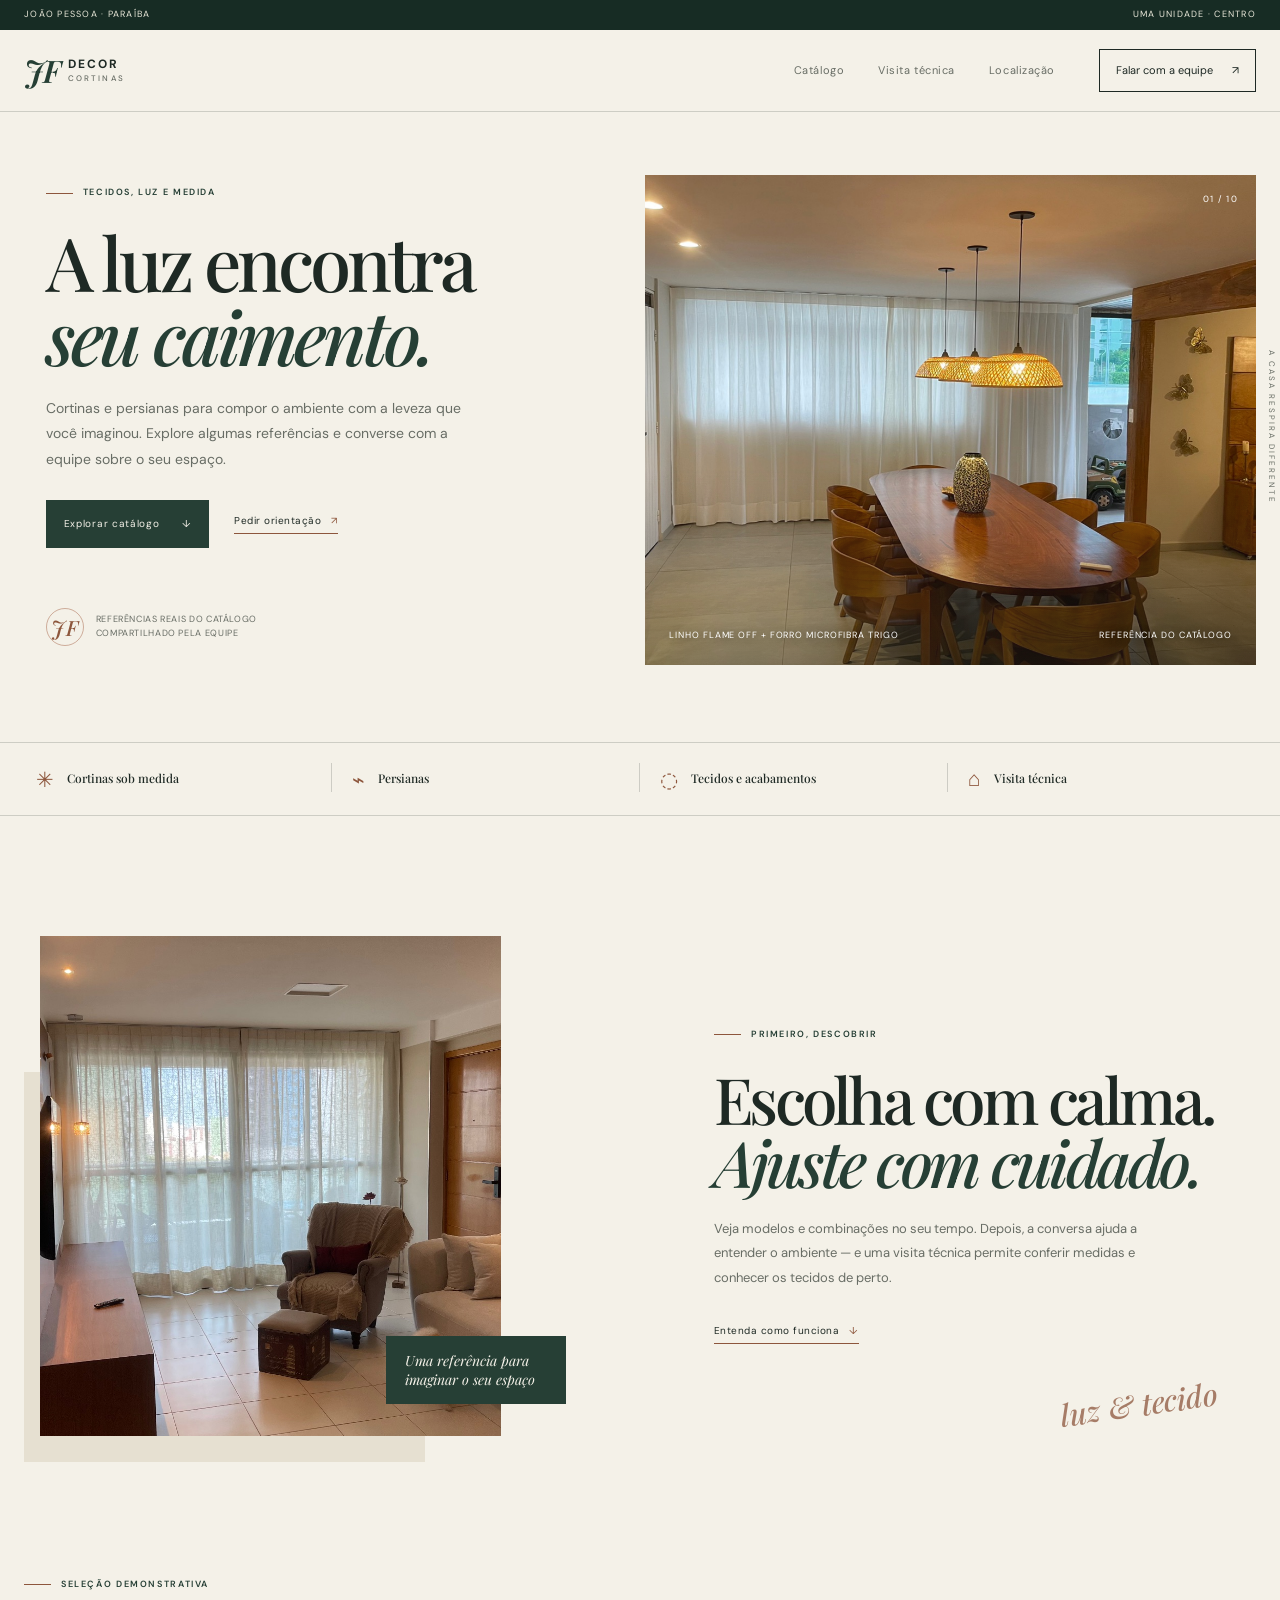
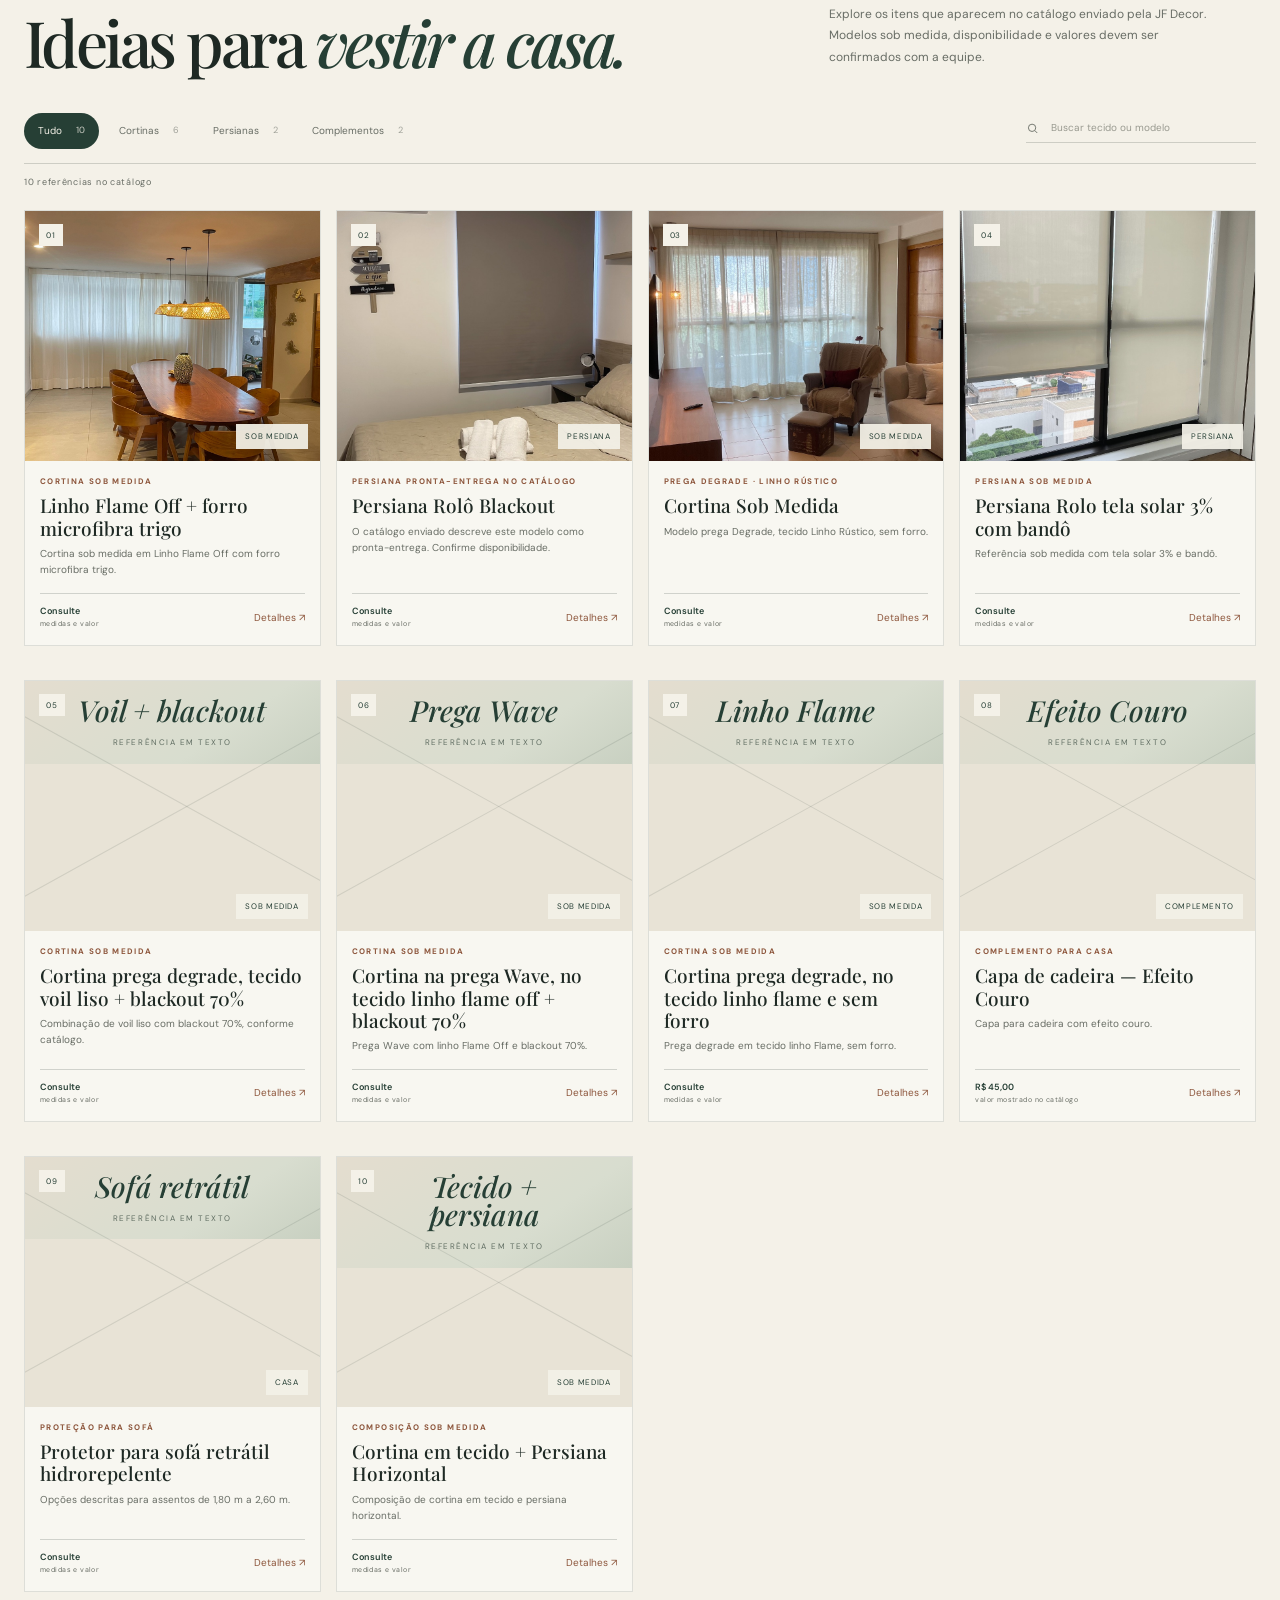
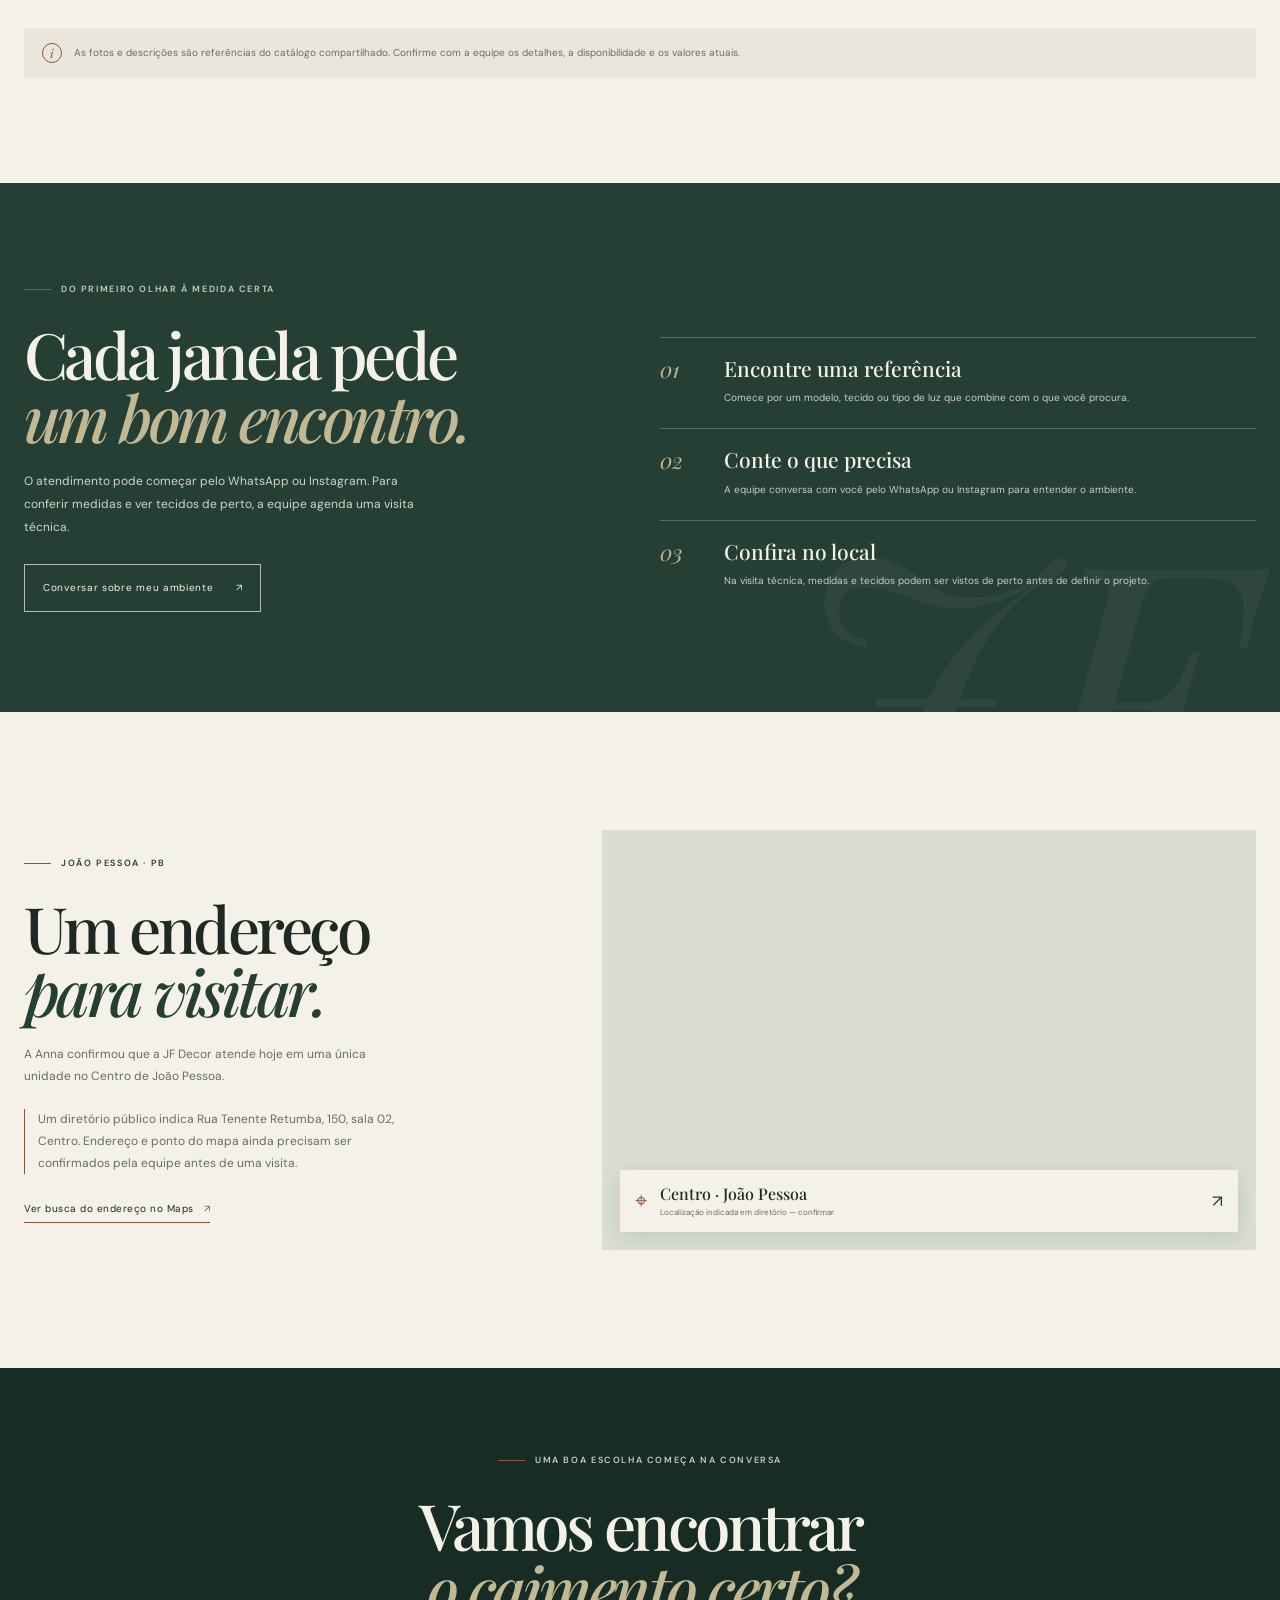
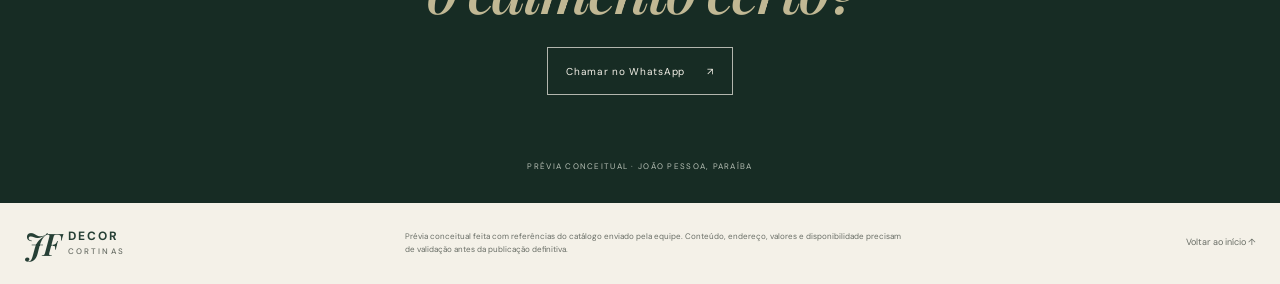
<file: index.html>
<!doctype html>
<html lang="pt-BR">
<head>
  <meta charset="utf-8">
  <meta name="viewport" content="width=device-width, initial-scale=1">
  <meta name="theme-color" content="#f4f1e8">
  <meta name="description" content="Explore referências de cortinas sob medida, persianas e complementos da JF Decor Cortinas em João Pessoa. Consulte tecidos, medidas e valores com a equipe.">
  <meta property="og:title" content="JF Decor Cortinas — A luz encontra seu caimento">
  <meta property="og:description" content="Uma vitrine digital para conhecer referências do catálogo e conversar com a JF Decor.">
  <meta property="og:type" content="website">
  <title>JF Decor Cortinas — A luz encontra seu caimento</title>
  <link rel="preconnect" href="https://fonts.googleapis.com">
  <link rel="preconnect" href="https://fonts.gstatic.com" crossorigin>
  <link href="https://fonts.googleapis.com/css2?family=DM+Sans:wght@400;500;600;700&family=Playfair+Display:ital,wght@0,500;0,600;1,500;1,600&display=swap" rel="stylesheet">
  <link rel="stylesheet" href="styles.css">
  <script src="app.js" defer></script>
</head>
<body>
  <a class="skip-link" href="#conteudo">Pular para o conteúdo</a>
  <div class="topline"><span>João Pessoa · Paraíba</span><span>Uma unidade · Centro</span></div>
  <header class="site-header">
    <a class="wordmark" href="#inicio" aria-label="JF Decor Cortinas — início"><span class="wordmark-monogram">JF</span><span class="wordmark-name">DECOR<small>CORTINAS</small></span></a>
    <nav class="main-nav" aria-label="Navegação principal">
      <a href="#catalogo">Catálogo</a><a href="#visita">Visita técnica</a><a href="#localizacao">Localização</a>
    </nav>
    <a class="header-contact" href="https://wa.me/558388087018?text=Ol%C3%A1%2C%20vim%20pela%20vitrine%20da%20JF%20Decor%20e%20gostaria%20de%20conversar." target="_blank" rel="noopener noreferrer">Falar com a equipe <span aria-hidden="true">↗</span></a>
    <button class="menu-toggle" aria-expanded="false" aria-controls="mobile-nav" aria-label="Abrir menu"><span></span><span></span></button>
  </header>
  <nav class="mobile-nav" id="mobile-nav" aria-label="Navegação móvel" hidden>
    <a href="#catalogo">Catálogo</a><a href="#visita">Visita técnica</a><a href="#localizacao">Localização</a>
  </nav>

  <main id="conteudo">
    <section class="hero" id="inicio" aria-labelledby="hero-title">
      <div class="hero-copy">
        <p class="eyebrow"><span class="eyebrow-line"></span> Tecidos, luz e medida</p>
        <h1 id="hero-title">A luz encontra <em>seu caimento.</em></h1>
        <p class="hero-intro">Cortinas e persianas para compor o ambiente com a leveza que você imaginou. Explore algumas referências e converse com a equipe sobre o seu espaço.</p>
        <div class="hero-actions"><a class="button button-dark" href="#catalogo">Explorar catálogo <span aria-hidden="true">↓</span></a><a class="text-link" href="https://wa.me/558388087018?text=Ol%C3%A1%2C%20quero%20conversar%20sobre%20cortinas%20e%20persianas." target="_blank" rel="noopener noreferrer">Pedir orientação <span aria-hidden="true">↗</span></a></div>
        <div class="hero-caption"><span class="caption-mark">JF</span><span>Referências reais do catálogo<br>compartilhado pela equipe</span></div>
      </div>
      <figure class="hero-photo">
        <img src="assets/catalogo-01.jpg" alt="Cortina clara em uma sala de jantar com mesa de madeira" fetchpriority="high" width="1600" height="900">
        <figcaption><span>Linho Flame Off + forro microfibra trigo</span><span>Referência do catálogo</span></figcaption>
        <span class="photo-index" aria-hidden="true">01 / 10</span>
      </figure>
      <div class="hero-side-note" aria-hidden="true">A CASA RESPIRA DIFERENTE</div>
    </section>

    <section class="service-ribbon" aria-label="O que você encontra">
      <div><span class="ribbon-icon" aria-hidden="true">✳</span><span>Cortinas sob medida</span></div><div><span class="ribbon-icon" aria-hidden="true">⌁</span><span>Persianas</span></div><div><span class="ribbon-icon" aria-hidden="true">◌</span><span>Tecidos e acabamentos</span></div><div><span class="ribbon-icon" aria-hidden="true">⌂</span><span>Visita técnica</span></div>
    </section>

    <section class="intro-section section-pad">
      <div class="intro-image"><img src="assets/catalogo-03.jpg" alt="Cortinas claras em uma sala de estar, vistas de dentro do ambiente" loading="lazy" width="900" height="1600"><span class="image-note">Uma referência para imaginar o seu espaço</span></div>
      <div class="intro-copy"><p class="eyebrow"><span class="eyebrow-line"></span> Primeiro, descobrir</p><h2>Escolha com calma.<br><em>Ajuste com cuidado.</em></h2><p>Veja modelos e combinações no seu tempo. Depois, a conversa ajuda a entender o ambiente — e uma visita técnica permite conferir medidas e conhecer os tecidos de perto.</p><a href="#visita" class="text-link">Entenda como funciona <span aria-hidden="true">↓</span></a><div class="handwritten" aria-hidden="true">luz & tecido</div></div>
    </section>

    <section class="catalog-section section-pad" id="catalogo" aria-labelledby="catalog-title">
      <div class="section-heading">
        <div><p class="eyebrow"><span class="eyebrow-line"></span> Seleção demonstrativa</p><h2 id="catalog-title">Ideias para <em>vestir a casa.</em></h2></div>
        <p>Explore os itens que aparecem no catálogo enviado pela JF Decor. Modelos sob medida, disponibilidade e valores devem ser confirmados com a equipe.</p>
      </div>
      <div class="catalog-controls">
        <div class="filter-list" role="group" aria-label="Filtrar produtos por categoria">
          <button class="filter-button is-active" type="button" data-filter="todos" aria-pressed="true">Tudo <span>10</span></button>
          <button class="filter-button" type="button" data-filter="cortinas" aria-pressed="false">Cortinas <span>6</span></button>
          <button class="filter-button" type="button" data-filter="persianas" aria-pressed="false">Persianas <span>2</span></button>
          <button class="filter-button" type="button" data-filter="complementos" aria-pressed="false">Complementos <span>2</span></button>
        </div>
        <label class="search-box"><span class="sr-only">Buscar no catálogo</span><svg viewBox="0 0 24 24" aria-hidden="true"><circle cx="10.8" cy="10.8" r="6.5"></circle><path d="m16 16 4 4"></path></svg><input id="catalog-search" type="search" placeholder="Buscar tecido ou modelo" autocomplete="off"></label>
      </div>
      <p class="results-status" id="results-status" aria-live="polite">10 referências no catálogo</p>
      <div class="product-grid" id="product-grid"></div>
      <p class="catalog-footnote"><span class="footnote-symbol" aria-hidden="true">i</span> As fotos e descrições são referências do catálogo compartilhado. Confirme com a equipe os detalhes, a disponibilidade e os valores atuais.</p>
    </section>

    <section class="visit-section" id="visita" aria-labelledby="visit-title">
      <div class="visit-heading"><p class="eyebrow eyebrow-light"><span class="eyebrow-line"></span> Do primeiro olhar à medida certa</p><h2 id="visit-title">Cada janela pede<br><em>um bom encontro.</em></h2><p>O atendimento pode começar pelo WhatsApp ou Instagram. Para conferir medidas e ver tecidos de perto, a equipe agenda uma visita técnica.</p><a class="button button-light" href="https://wa.me/558388087018?text=Ol%C3%A1%2C%20gostaria%20de%20conversar%20e%20entender%20uma%20visita%20t%C3%A9cnica." target="_blank" rel="noopener noreferrer">Conversar sobre meu ambiente <span aria-hidden="true">↗</span></a></div>
      <div class="visit-steps"><article><span class="step-number">01</span><h3>Encontre uma referência</h3><p>Comece por um modelo, tecido ou tipo de luz que combine com o que você procura.</p></article><article><span class="step-number">02</span><h3>Conte o que precisa</h3><p>A equipe conversa com você pelo WhatsApp ou Instagram para entender o ambiente.</p></article><article><span class="step-number">03</span><h3>Confira no local</h3><p>Na visita técnica, medidas e tecidos podem ser vistos de perto antes de definir o projeto.</p></article></div>
      <span class="visit-ornament" aria-hidden="true">JF</span>
    </section>

    <section class="location-section section-pad" id="localizacao" aria-labelledby="location-title">
      <div class="location-copy"><p class="eyebrow"><span class="eyebrow-line"></span> João Pessoa · PB</p><h2 id="location-title">Um endereço<br><em>para visitar.</em></h2><p>A Anna confirmou que a JF Decor atende hoje em uma única unidade no Centro de João Pessoa.</p><p class="address-note">Um diretório público indica Rua Tenente Retumba, 150, sala 02, Centro. Endereço e ponto do mapa ainda precisam ser confirmados pela equipe antes de uma visita.</p><a class="text-link" href="https://www.google.com/maps/search/?api=1&query=Rua+Tenente+Retumba%2C+150%2C+Sala+02%2C+Centro%2C+Jo%C3%A3o+Pessoa%2C+PB" target="_blank" rel="noopener noreferrer">Ver busca do endereço no Maps <span aria-hidden="true">↗</span></a></div>
      <div class="map-card"><iframe title="Busca no mapa pelo endereço indicado para a unidade da JF Decor no Centro de João Pessoa" src="https://maps.google.com/maps?q=Rua%20Tenente%20Retumba%2C%20150%2C%20Sala%2002%2C%20Centro%2C%20Jo%C3%A3o%20Pessoa%2C%20PB&output=embed" loading="lazy" referrerpolicy="no-referrer-when-downgrade"></iframe><div class="map-label"><span class="map-pin" aria-hidden="true">⌖</span><div><strong>Centro · João Pessoa</strong><span>Localização indicada em diretório — confirmar</span></div><a href="https://www.google.com/maps/search/?api=1&query=Rua+Tenente+Retumba%2C+150%2C+Sala+02%2C+Centro%2C+Jo%C3%A3o+Pessoa%2C+PB" target="_blank" rel="noopener noreferrer" aria-label="Abrir busca do endereço no Google Maps">↗</a></div></div>
    </section>

    <section class="closing-section"><p class="eyebrow eyebrow-light"><span class="eyebrow-line"></span> Uma boa escolha começa na conversa</p><h2>Vamos encontrar<br><em>o caimento certo?</em></h2><a class="button button-light" href="https://wa.me/558388087018?text=Ol%C3%A1%2C%20vim%20pela%20vitrine%20da%20JF%20Decor%20e%20quero%20conversar." target="_blank" rel="noopener noreferrer">Chamar no WhatsApp <span aria-hidden="true">↗</span></a><p class="closing-caption">Prévia conceitual · João Pessoa, Paraíba</p></section>
  </main>

  <footer class="site-footer"><a class="wordmark wordmark-footer" href="#inicio"><span class="wordmark-monogram">JF</span><span class="wordmark-name">DECOR<small>CORTINAS</small></span></a><p>Prévia conceitual feita com referências do catálogo enviado pela equipe. Conteúdo, endereço, valores e disponibilidade precisam de validação antes da publicação definitiva.</p><a href="#inicio">Voltar ao início ↑</a></footer>
  <a class="mobile-contact" href="https://wa.me/558388087018?text=Ol%C3%A1%2C%20vim%20pela%20vitrine%20da%20JF%20Decor." target="_blank" rel="noopener noreferrer"><span class="whatsapp-glyph" aria-hidden="true">◔</span><span>Conversar com a equipe</span><span aria-hidden="true">↗</span></a>

  <dialog class="product-dialog" id="product-dialog" aria-labelledby="dialog-title">
    <button class="dialog-close" type="button" aria-label="Fechar detalhes">×</button>
    <div class="dialog-body" id="dialog-body"></div>
  </dialog>
</body>
</html>
</file>
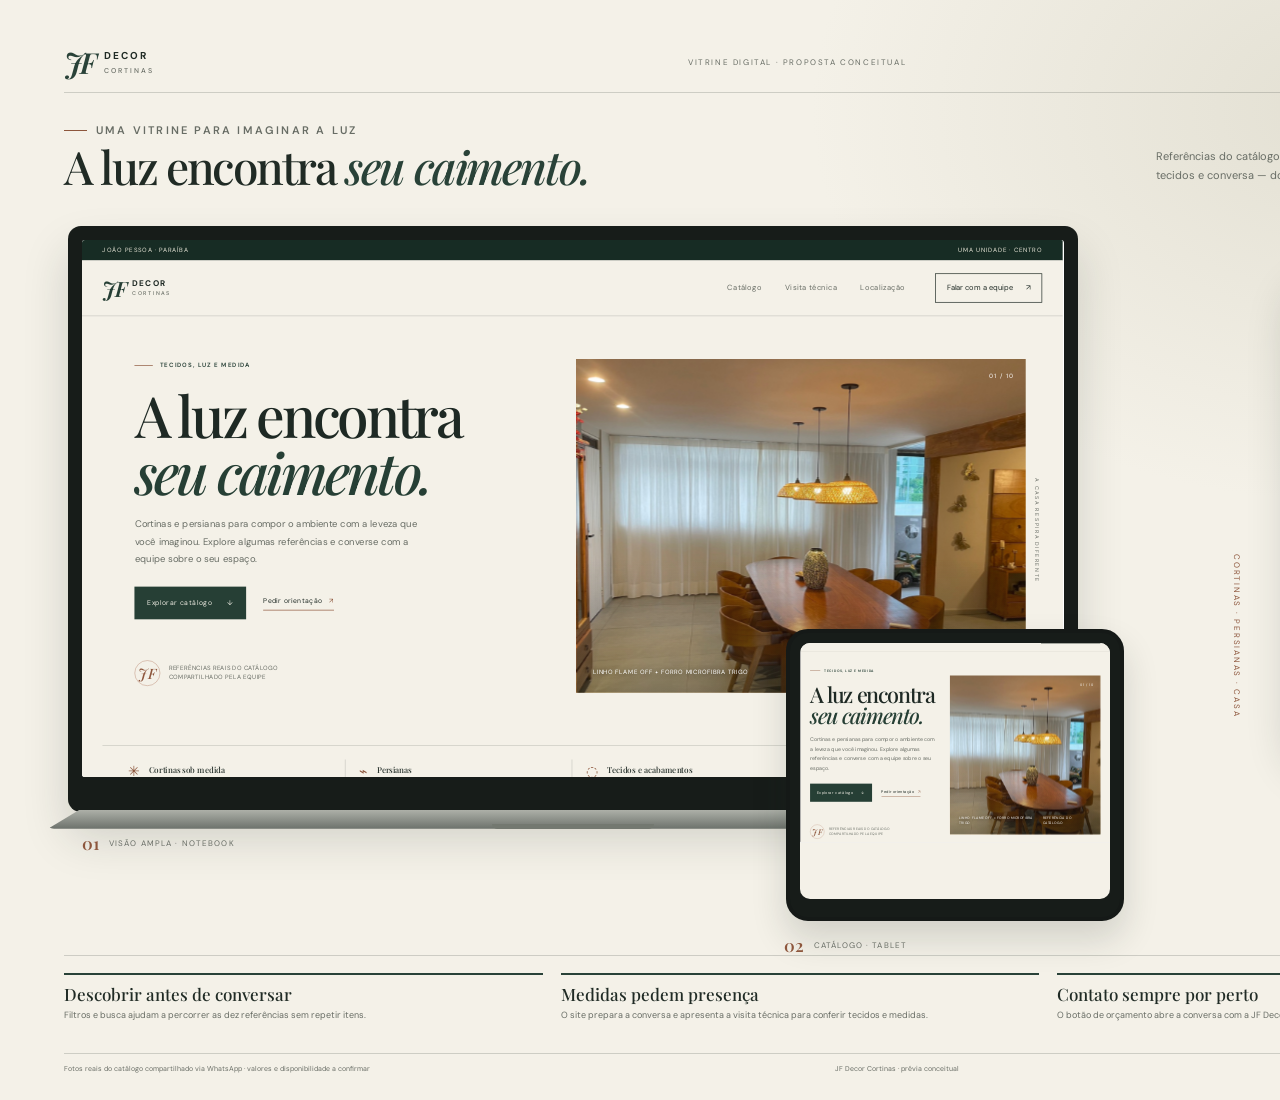
<file: arte/prancha.html>
<!doctype html>
<html lang="pt-BR">
<head>
  <meta charset="utf-8"><meta name="viewport" content="width=device-width, initial-scale=1">
  <meta name="theme-color" content="#f4f1e8">
  <title>JF Decor Cortinas — prancha de apresentação</title>
  <link rel="preconnect" href="https://fonts.googleapis.com"><link rel="preconnect" href="https://fonts.gstatic.com" crossorigin>
  <link href="https://fonts.googleapis.com/css2?family=DM+Sans:wght@400;500;600;700&family=Playfair+Display:ital,wght@0,500;0,600;1,500;1,600&display=swap" rel="stylesheet">
  <style>
    :root{--paper:#f4f1e8;--ink:#202b25;--muted:#686d65;--green:#294238;--clay:#8d563c;--line:rgba(32,43,37,.18);--serif:"Playfair Display",Georgia,serif;--sans:"DM Sans",Arial,sans-serif}*{box-sizing:border-box}html,body{margin:0;width:100%;min-height:100%;background:var(--paper);color:var(--ink);font-family:var(--sans)}body{min-height:1100px}.sheet{width:1600px;height:1100px;margin:auto;padding:45px 64px 30px;position:relative;overflow:hidden;background:radial-gradient(ellipse at 84% 10%,#e3e0d3 0,transparent 28%),var(--paper)}.top{height:48px;display:flex;align-items:center;justify-content:space-between;border-bottom:1px solid var(--line);padding-bottom:14px}.brand{display:flex;gap:10px;align-items:center}.monogram{font:italic 600 29px var(--serif);color:var(--green);letter-spacing:-.1em}.brand-name{font-size:10px;font-weight:700;letter-spacing:.2em}.brand-name small{display:block;font-size:7px;font-weight:500;letter-spacing:.28em;color:var(--muted);margin-top:4px}.top-label,.top-right{font-size:8px;letter-spacing:.2em;text-transform:uppercase;color:var(--muted)}.intro{display:grid;grid-template-columns:1fr 380px;align-items:end;gap:60px;padding:28px 0 20px}.kicker{display:flex;align-items:center;gap:9px;font-size:8px;letter-spacing:.2em;text-transform:uppercase;color:var(--green);font-weight:600;margin-bottom:12px}.kicker:before{content:"";height:1px;width:23px;background:var(--clay)}h1{font:500 46px/.98 var(--serif);letter-spacing:-.045em;margin:0}h1 em{font-weight:500;color:var(--green)}.intro p{font-size:11px;line-height:1.7;color:var(--muted);margin:0 0 4px}.device-zone{position:relative;height:790px}.device{position:absolute;background:#171c19;box-shadow:0 25px 45px rgba(30,41,36,.17)}.laptop{left:4px;top:17px;width:1010px;height:586px;border-radius:13px;padding:14px 14px 35px}.laptop:before{content:"";position:absolute;bottom:-17px;left:-20px;right:-20px;height:19px;background:linear-gradient(180deg,#adb0a8,#6c716b);clip-path:polygon(3% 0,97% 0,100% 100%,0 100%);border-radius:0 0 6px 6px}.laptop:after{content:"";position:absolute;bottom:-17px;left:42%;width:16%;height:5px;background:#737870;border-radius:0 0 5px 5px}.screen{height:100%;width:100%;background:white;overflow:hidden;border-radius:3px}.screen iframe{border:0;display:block;transform-origin:top left;pointer-events:none;background:var(--paper)}.laptop iframe{width:1440px;height:795px;transform:scale(.681)}.phone{right:14px;top:55px;width:232px;height:488px;border-radius:34px;padding:9px;border:5px solid #151917;box-shadow:0 22px 44px rgba(30,41,36,.2)}.phone:before{content:"";position:absolute;z-index:3;top:10px;left:50%;transform:translateX(-50%);width:68px;height:13px;border-radius:0 0 10px 10px;background:#151917}.phone-screen{height:100%;width:100%;overflow:hidden;border-radius:24px;background:var(--paper)}.phone iframe{width:390px;height:844px;transform:scale(.523);transform-origin:top left}.tablet{left:722px;top:420px;width:338px;height:292px;padding:10px 10px 18px;border-radius:22px;border:4px solid #151917;box-shadow:0 18px 35px rgba(30,41,36,.16)}.tablet-screen{height:100%;overflow:hidden;border-radius:10px;background:var(--paper)}.tablet iframe{width:820px;height:620px;transform:scale(.378);transform-origin:top left}.device-caption{position:absolute;display:flex;align-items:center;gap:10px;text-transform:uppercase;letter-spacing:.14em;font-size:8px;color:var(--muted)}.device-caption b{font:600 17px var(--serif);color:var(--clay);letter-spacing:0}.laptop-caption{left:18px;top:623px}.tablet-caption{left:720px;top:725px}.phone-caption{right:8px;top:555px;writing-mode:vertical-rl}.side-note{position:absolute;right:294px;top:345px;writing-mode:vertical-rl;font-size:8px;letter-spacing:.22em;color:var(--clay)}.info-row{position:absolute;left:64px;right:64px;bottom:77px;display:grid;grid-template-columns:1fr 1fr 1fr;gap:18px;border-top:1px solid var(--line);padding-top:17px}.info-block{border-top:2px solid var(--green);padding-top:8px}.info-block h2{font:500 17px var(--serif);margin:0 0 4px}.info-block p{font-size:9px;line-height:1.55;color:var(--muted);margin:0;max-width:390px}.footer{position:absolute;bottom:27px;left:64px;right:64px;border-top:1px solid var(--line);padding-top:10px;display:flex;justify-content:space-between;gap:16px;color:var(--muted);font-size:7px}.footer span:last-child{color:var(--green);letter-spacing:.1em;text-transform:uppercase}.stamp{position:absolute;right:72px;bottom:130px;font:italic 14px var(--serif);color:var(--clay);transform:rotate(-6deg)}@media(max-width:1599px){body{overflow-x:auto}.sheet{margin:0}}
  </style>
</head>
<body>
  <main class="sheet" aria-label="Prancha de conceito digital JF Decor Cortinas">
    <header class="top"><div class="brand"><span class="monogram">JF</span><span class="brand-name">DECOR<small>CORTINAS</small></span></div><span class="top-label">Vitrine digital · proposta conceitual</span><span class="top-right">João Pessoa · PB</span></header>
    <section class="intro"><div><p class="kicker">Uma vitrine para imaginar a luz</p><h1>A luz encontra <em>seu caimento.</em></h1></div><p>Referências do catálogo em uma experiência que aproxima modelos, tecidos e conversa — do primeiro olhar à visita técnica.</p></section>
    <section class="device-zone" aria-label="Visualização da vitrine em notebook, tablet e celular">
      <div class="device laptop"><div class="screen"><iframe src="../index.html" title="Vitrine da JF Decor em notebook" loading="eager" tabindex="-1"></iframe></div></div>
      <span class="device-caption laptop-caption"><b>01</b> Visão ampla · notebook</span>
      <div class="device tablet"><div class="tablet-screen"><iframe src="../index.html#catalogo" title="Catálogo da JF Decor em tablet" loading="eager" tabindex="-1"></iframe></div></div>
      <span class="device-caption tablet-caption"><b>02</b> Catálogo · tablet</span>
      <div class="device phone"><div class="phone-screen"><iframe src="../index.html#inicio" title="Experiência mobile da JF Decor em celular" loading="eager" tabindex="-1"></iframe></div></div>
      <span class="device-caption phone-caption"><b>03</b> Mobile first</span>
      <span class="side-note">CORTINAS · PERSIANAS · CASA</span>
      <span class="stamp">Luz, tecido & medida</span>
    </section>
    <section class="info-row" aria-label="Elementos do conceito"><article class="info-block"><h2>Descobrir antes de conversar</h2><p>Filtros e busca ajudam a percorrer as dez referências sem repetir itens.</p></article><article class="info-block"><h2>Medidas pedem presença</h2><p>O site prepara a conversa e apresenta a visita técnica para conferir tecidos e medidas.</p></article><article class="info-block"><h2>Contato sempre por perto</h2><p>O botão de orçamento abre a conversa com a JF Decor pelo WhatsApp.</p></article></section>
    <footer class="footer"><span>Fotos reais do catálogo compartilhado via WhatsApp · valores e disponibilidade a confirmar</span><span>JF Decor Cortinas · prévia conceitual</span><span>Projeto de apresentação</span></footer>
  </main>
</body>
</html>
</file>
<file: styles.css>
:root{--paper:#f4f1e8;--paper-2:#eae5d9;--ink:#1e2924;--muted:#686d65;--forest:#263f35;--forest-deep:#172c24;--moss:#8d9c86;--clay:#8d563c;--line:rgba(30,41,36,.18);--serif:"Playfair Display",Georgia,serif;--sans:"DM Sans",Arial,sans-serif;--wrap:1380px;--ease:cubic-bezier(.2,.72,.2,1)}
*{box-sizing:border-box}html{scroll-behavior:smooth;scroll-padding-top:90px}body{margin:0;background:var(--paper);color:var(--ink);font-family:var(--sans);font-size:15px;line-height:1.55;overflow-x:hidden}a{color:inherit}button,input{font:inherit}button{color:inherit}.sr-only{position:absolute;width:1px;height:1px;padding:0;margin:-1px;overflow:hidden;clip:rect(0,0,0,0);white-space:nowrap;border:0}.skip-link{position:fixed;z-index:100;top:8px;left:8px;padding:10px 14px;background:#fff;color:#111;transform:translateY(-150%)}.skip-link:focus{transform:translateY(0)}:focus-visible{outline:2px solid var(--clay);outline-offset:4px}.topline{height:30px;background:var(--forest-deep);color:#e9e7d9;display:flex;justify-content:space-between;align-items:center;padding:0 max(24px,calc((100% - var(--wrap))/2));font-size:9px;letter-spacing:.14em;text-transform:uppercase}.site-header{height:82px;display:flex;align-items:center;justify-content:space-between;padding:0 max(24px,calc((100% - var(--wrap))/2));border-bottom:1px solid var(--line);position:relative;z-index:5;background:var(--paper)}.wordmark{display:flex;align-items:center;gap:10px;text-decoration:none}.wordmark-monogram{font:italic 600 31px/1 var(--serif);letter-spacing:-.08em;color:var(--forest)}.wordmark-name{font:700 12px/.95 var(--sans);letter-spacing:.17em}.wordmark-name small{display:block;font-size:8px;font-weight:500;letter-spacing:.26em;margin-top:5px;color:var(--muted)}.main-nav{display:flex;gap:34px;margin-left:auto;margin-right:44px}.main-nav a,.mobile-nav a{text-decoration:none;font-size:11px;letter-spacing:.05em;color:var(--muted);transition:color .2s}.main-nav a:hover,.mobile-nav a:hover{color:var(--forest)}.header-contact{font-size:11px;text-decoration:none;border:1px solid var(--ink);padding:12px 16px;transition:background .2s,color .2s}.header-contact span{padding-left:16px}.header-contact:hover{background:var(--ink);color:var(--paper)}.menu-toggle,.mobile-nav{display:none}
.hero{max-width:var(--wrap);margin:auto;padding:56px 24px 70px;min-height:630px;display:grid;grid-template-columns:minmax(0,.94fr) minmax(450px,1.06fr);align-items:center;gap:6.5%;position:relative}.hero-copy{padding:0 0 8px 4%}.eyebrow{display:flex;align-items:center;gap:10px;text-transform:uppercase;letter-spacing:.18em;font-size:9px;font-weight:600;color:var(--forest);margin:0 0 25px}.eyebrow-line{width:27px;height:1px;background:var(--clay);display:inline-block}.hero h1,.section-heading h2,.intro-copy h2,.visit-heading h2,.location-copy h2,.closing-section h2{font:500 clamp(48px,5.8vw,84px)/.99 var(--serif);letter-spacing:-.055em;margin:0;color:var(--ink)}h1 em,h2 em{font-weight:500;color:var(--forest);}.hero h1 em,.intro-copy h2 em,.section-heading h2 em,.visit-heading h2 em,.location-copy h2 em,.closing-section h2 em{font-style:italic}.hero-intro{max-width:430px;font-size:14px;line-height:1.8;color:var(--muted);margin:24px 0 28px}.hero-actions{display:flex;align-items:center;gap:25px}.button{min-height:48px;padding:0 18px;display:inline-flex;align-items:center;justify-content:center;gap:22px;text-decoration:none;font-size:10px;letter-spacing:.07em;transition:transform .25s var(--ease),background .25s,color .25s}.button:hover{transform:translateY(-2px)}.button-dark{color:var(--paper);background:var(--forest)}.button-dark:hover{background:var(--forest-deep)}.text-link{display:inline-flex;align-items:center;gap:10px;font-size:10px;letter-spacing:.05em;text-decoration:none;border-bottom:1px solid var(--clay);padding-bottom:5px}.text-link span{color:var(--clay)}.hero-caption{display:flex;align-items:center;gap:12px;margin-top:60px;font-size:9px;line-height:1.55;letter-spacing:.07em;color:var(--muted);text-transform:uppercase}.caption-mark{font:italic 500 21px var(--serif);color:var(--clay);border:1px solid rgba(167,104,76,.5);border-radius:50%;width:38px;height:38px;display:grid;place-items:center}.hero-photo{position:relative;margin:0;width:100%;height:490px;background:var(--paper-2);overflow:hidden}.hero-photo:after{content:"";position:absolute;inset:0;background:linear-gradient(180deg,transparent 60%,rgba(22,31,27,.48))}.hero-photo img{width:100%;height:100%;object-fit:cover;object-position:center;animation:curtain-open 1.35s var(--ease) both}.hero-photo figcaption{position:absolute;z-index:1;bottom:22px;left:24px;right:24px;display:flex;justify-content:space-between;color:white;text-shadow:0 1px 8px #0008;font-size:9px;letter-spacing:.1em;text-transform:uppercase}.photo-index{position:absolute;z-index:1;top:18px;right:18px;color:white;font-size:9px;letter-spacing:.15em}.hero-side-note{position:absolute;right:2px;top:50%;writing-mode:vertical-rl;transform:translateY(-50%);font-size:8px;letter-spacing:.25em;color:var(--muted)}@keyframes curtain-open{from{clip-path:inset(0 50% 0 50%);transform:scale(1.035)}to{clip-path:inset(0);transform:scale(1)}}
.service-ribbon{max-width:var(--wrap);margin:0 auto;padding:20px 24px 23px;border-top:1px solid var(--line);border-bottom:1px solid var(--line);display:grid;grid-template-columns:repeat(4,1fr)}.service-ribbon>div{display:flex;align-items:center;gap:13px;padding:0 20px;border-right:1px solid var(--line);font:500 12px var(--serif)}.service-ribbon>div:first-child{padding-left:4%}.service-ribbon>div:last-child{border:0}.ribbon-icon{font-size:21px;color:var(--clay)}.section-pad{max-width:var(--wrap);margin:0 auto;padding-left:24px;padding-right:24px}.intro-section{padding-top:120px;padding-bottom:120px;display:grid;grid-template-columns:1fr 1fr;gap:12%;align-items:center}.intro-image{position:relative;padding:0 12% 0 3%;height:500px}.intro-image:before{content:"";position:absolute;z-index:-1;left:0;bottom:-26px;width:74%;height:78%;background:#e6e0d1}.intro-image img{width:100%;height:100%;object-fit:cover;object-position:center 48%;display:block}.image-note{position:absolute;right:0;bottom:32px;background:var(--forest);color:var(--paper);font:italic 14px var(--serif);padding:15px 19px;max-width:180px}.intro-copy{position:relative;padding:20px 7% 20px 0}.intro-copy h2,.section-heading h2,.location-copy h2{font-size:clamp(43px,5vw,65px)}.intro-copy>p:not(.eyebrow){max-width:435px;color:var(--muted);font-size:13px;line-height:1.9;margin:23px 0 27px}.handwritten{font:italic 500 30px var(--serif);color:var(--clay);opacity:.75;transform:rotate(-8deg);position:absolute;right:7%;bottom:-60px}
.catalog-section{padding-top:22px;padding-bottom:105px}.section-heading{display:flex;align-items:end;justify-content:space-between;gap:35px;margin-bottom:40px}.section-heading .eyebrow{margin-bottom:18px}.section-heading>p{max-width:390px;color:var(--muted);font-size:12px;line-height:1.8;margin:0 3% 5px 0}.catalog-controls{display:flex;align-items:center;justify-content:space-between;border-bottom:1px solid var(--line);padding:0 0 14px;gap:18px}.filter-list{display:flex;gap:6px;flex-wrap:wrap}.filter-button{display:flex;align-items:center;gap:14px;background:transparent;border:1px solid transparent;padding:9px 13px;color:var(--muted);cursor:pointer;border-radius:999px;font-size:10px;transition:all .2s}.filter-button span{font-size:9px;opacity:.6}.filter-button:hover{border-color:var(--line);color:var(--ink)}.filter-button.is-active{background:var(--forest);color:var(--paper)}.filter-button.is-active span{opacity:.8}.search-box{display:flex;align-items:center;gap:9px;border-bottom:1px solid var(--line);padding:0 0 5px;min-width:230px}.search-box svg{width:15px;height:15px;fill:none;stroke:var(--muted);stroke-width:1.6}.search-box input{width:100%;border:0;background:transparent;color:var(--ink);font-size:10px;outline:0}.search-box input::placeholder{color:#999a90}.results-status{font-size:9px;color:var(--muted);margin:12px 0 20px;letter-spacing:.08em}.product-grid{display:grid;grid-template-columns:repeat(4,minmax(0,1fr));gap:34px 15px}.product-card{min-width:0;display:flex;flex-direction:column;border:1px solid rgba(30,41,36,.12);background:rgba(255,255,255,.37);transition:transform .3s var(--ease),box-shadow .3s var(--ease);cursor:pointer}.product-card:hover{transform:translateY(-4px);box-shadow:0 18px 35px rgba(34,43,37,.09)}.product-visual{height:250px;position:relative;background:#e8e3d6;overflow:hidden}.product-visual img{width:100%;height:100%;object-fit:cover;display:block;transition:transform .55s var(--ease)}.product-card:hover img{transform:scale(1.035)}.product-visual--editorial{display:grid;place-items:center;background:linear-gradient(145deg,#e4ddcf,#d8ddcf 65%,#c8d0c1)}.product-visual--editorial:before,.product-visual--editorial:after{content:"";position:absolute;width:160%;height:1px;top:50%;left:-25%;background:rgba(47,64,54,.13);transform:rotate(-29deg)}.product-visual--editorial:after{transform:rotate(29deg)}.swatch-copy{position:relative;z-index:1;display:flex;flex-direction:column;align-items:center;text-align:center;padding:15px;color:var(--forest)}.swatch-copy span{font:italic 500 29px/.98 var(--serif);max-width:200px}.swatch-copy small{margin-top:12px;text-transform:uppercase;font-size:8px;letter-spacing:.19em;color:#606d62}.product-number{position:absolute;top:13px;left:14px;z-index:1;background:var(--paper);padding:5px 7px;font-size:8px;letter-spacing:.1em;color:var(--forest)}.product-tag{position:absolute;bottom:12px;right:12px;background:rgba(244,241,232,.93);color:var(--forest);padding:6px 9px;text-transform:uppercase;font-size:8px;letter-spacing:.08em}.product-info{padding:14px 15px 15px;display:flex;flex:1;flex-direction:column}.product-category{font-size:8px;color:var(--clay);text-transform:uppercase;letter-spacing:.17em;font-weight:700}.product-info h3{font:500 19px/1.18 var(--serif);margin:7px 0 7px;color:var(--ink)}.product-info p{color:var(--muted);font-size:10px;line-height:1.65;margin:0 0 14px}.product-bottom{margin-top:auto;padding-top:11px;border-top:1px solid var(--line);display:flex;align-items:center;justify-content:space-between;gap:8px}.product-price{font-size:9px;font-weight:600;color:var(--forest)}.product-price small{display:block;font-size:7px;color:var(--muted);font-weight:400;letter-spacing:.06em}.product-open{border:0;background:transparent;cursor:pointer;color:var(--clay);padding:4px 0;font-size:10px}.catalog-footnote{margin:36px 0 0;background:#ebe6db;padding:15px 18px;display:flex;align-items:center;gap:12px;font-size:10px;line-height:1.6;color:var(--muted)}.footnote-symbol{width:20px;height:20px;border:1px solid var(--clay);border-radius:50%;color:var(--clay);display:grid;place-items:center;flex:none;font:italic 12px var(--serif)}
.visit-section{background:var(--forest);color:#f4f1e8;padding:100px max(24px,calc((100% - var(--wrap))/2));display:grid;grid-template-columns:.9fr 1.1fr;gap:12%;position:relative;overflow:hidden}.eyebrow-light{color:#c6cdbd}.visit-heading h2,.closing-section h2{font-size:clamp(46px,5vw,70px);color:var(--paper)}.visit-heading h2 em,.closing-section h2 em{color:#c1b894}.visit-heading>p:not(.eyebrow){font-size:12px;line-height:1.9;color:#d0d5cb;max-width:390px;margin:22px 0 25px}.button-light{border:1px solid rgba(244,241,232,.7);color:var(--paper)}.button-light:hover{background:var(--paper);color:var(--forest)}.visit-steps{padding-top:54px;display:grid;grid-template-columns:1fr;position:relative;z-index:1}.visit-steps article{display:grid;grid-template-columns:52px 1fr;column-gap:12px;align-items:start;padding:16px 0 20px;border-top:1px solid rgba(244,241,232,.25)}.step-number{grid-row:span 2;font:italic 22px var(--serif);color:#c1b894}.visit-steps h3{font:500 21px var(--serif);margin:0}.visit-steps p{font-size:10px;color:#c9cec5;line-height:1.7;margin:5px 0 0;max-width:480px}.visit-ornament{position:absolute;right:3%;bottom:-120px;font:italic 380px/.8 var(--serif);color:rgba(255,255,255,.035);pointer-events:none}
.location-section{padding-top:118px;padding-bottom:118px;display:grid;grid-template-columns:.82fr 1.18fr;gap:10%;align-items:center}.location-copy>p:not(.eyebrow){font-size:12px;color:var(--muted);line-height:1.8;max-width:390px;margin:22px 0}.location-copy .address-note{padding-left:13px;border-left:1px solid var(--clay);font-size:10px}.map-card{height:420px;position:relative;background:#d9ddd4;overflow:hidden}.map-card iframe{width:100%;height:100%;border:0;filter:saturate(.62) sepia(.14)}.map-label{position:absolute;left:18px;right:18px;bottom:18px;display:flex;align-items:center;gap:13px;background:var(--paper);padding:13px 15px;box-shadow:0 5px 20px #172c241c}.map-pin{font-size:22px;color:var(--clay)}.map-label div{display:flex;flex-direction:column;gap:2px;flex:1}.map-label strong{font:500 16px var(--serif)}.map-label div span{font-size:8px;color:var(--muted)}.map-label>a{text-decoration:none;font-size:17px;color:var(--forest)}.closing-section{background:var(--forest-deep);color:var(--paper);text-align:center;padding:86px 24px 30px;position:relative}.closing-section .eyebrow{justify-content:center}.closing-section h2{margin-bottom:28px}.closing-caption{margin:65px 0 0;color:#b7c0b6;font-size:8px;letter-spacing:.16em;text-transform:uppercase}.site-footer{max-width:var(--wrap);margin:auto;padding:25px 24px;display:flex;align-items:center;justify-content:space-between;gap:25px}.wordmark-footer .wordmark-monogram,.wordmark-footer .wordmark-name{color:var(--forest)}.site-footer>p{max-width:500px;color:var(--muted);font-size:8px;line-height:1.6;margin:0}.site-footer>a:last-child{font-size:9px;text-decoration:none;color:var(--muted);white-space:nowrap}.mobile-contact{display:none}.product-dialog{padding:0;border:0;width:min(780px,calc(100% - 32px));max-width:none;background:var(--paper);color:var(--ink);box-shadow:0 30px 120px #1117}.product-dialog::backdrop{background:rgba(17,28,22,.68);backdrop-filter:blur(3px)}.dialog-close{position:absolute;right:13px;top:10px;z-index:1;background:var(--paper);border:1px solid var(--line);border-radius:50%;width:38px;height:38px;font-size:24px;cursor:pointer}.dialog-body{display:grid;grid-template-columns:1fr 1fr;min-height:380px}.dialog-media{background:var(--paper-2);min-height:380px}.dialog-media img{width:100%;height:100%;object-fit:cover}.dialog-media .product-visual--editorial{height:100%}.dialog-copy{padding:52px 38px 38px;display:flex;flex-direction:column;align-items:flex-start}.dialog-copy .product-category{margin-bottom:14px}.dialog-copy h2{font:500 32px/1.1 var(--serif);margin:0 0 15px}.dialog-copy>p{font-size:12px;color:var(--muted);line-height:1.8}.dialog-copy .dialog-price{font-weight:600;color:var(--forest)}.dialog-copy .button{margin-top:auto}.dialog-note{font-size:9px!important;border-top:1px solid var(--line);padding-top:14px;margin:14px 0}.empty-state{grid-column:1/-1;padding:60px 20px;text-align:center;color:var(--muted);border:1px dashed var(--line)}
@media(min-width:1500px){.hero{min-height:690px}.hero-photo{height:540px}.product-visual{height:270px}}
@media(max-width:950px){.main-nav{gap:20px;margin-right:25px}.hero{grid-template-columns:.92fr 1.08fr;gap:4%;min-height:560px;padding-top:45px}.hero-copy{padding-left:0}.hero h1{font-size:clamp(50px,7vw,68px)}.hero-photo{height:420px}.hero-side-note{display:none}.product-grid{grid-template-columns:repeat(3,minmax(0,1fr))}.intro-section{gap:7%}.intro-image{height:430px}.visit-section{gap:7%}.location-section{gap:7%}}
@media(max-width:700px){html{scroll-padding-top:74px}.topline{height:27px;padding:0 18px;font-size:7px;letter-spacing:.09em}.topline span:last-child{max-width:150px;text-align:right}.site-header{height:68px;padding:0 18px}.wordmark-monogram{font-size:27px}.wordmark-name{font-size:10px}.main-nav,.header-contact{display:none}.menu-toggle{display:flex;width:40px;height:40px;border:1px solid var(--line);background:transparent;flex-direction:column;justify-content:center;align-items:center;gap:5px;cursor:pointer}.menu-toggle span{width:15px;height:1px;background:var(--ink)}.mobile-nav:not([hidden]){position:absolute;z-index:4;top:95px;left:0;right:0;padding:12px 20px 18px;background:var(--paper);border-bottom:1px solid var(--line);display:grid;gap:0;box-shadow:0 10px 18px #172c2410}.mobile-nav a{padding:13px 0;border-bottom:1px solid var(--line)}.mobile-nav a:last-child{border:0}.hero{display:flex;flex-direction:column;align-items:stretch;gap:24px;padding:45px 18px 37px;min-height:unset}.hero-copy{min-width:0;width:100%;padding:0 2px;order:0}.eyebrow{font-size:8px;margin-bottom:19px}.hero h1{font-size:clamp(39px,11.8vw,58px);max-width:100%;overflow-wrap:break-word}.hero-intro{font-size:12px;line-height:1.75;margin:18px 0 20px;max-width:100%;width:100%;overflow-wrap:break-word}.hero-actions{gap:18px}.button{min-height:45px;padding:0 14px;font-size:9px;gap:14px}.hero-caption{display:none}.hero-photo{height:340px;order:1;margin:0}.hero-photo figcaption{left:13px;right:13px;bottom:13px;display:block;font-size:7px;line-height:1.5}.hero-photo figcaption span{display:block}.hero-photo figcaption span+span{opacity:.8}.photo-index{top:12px;right:12px}.service-ribbon{margin:0 18px;padding:0;grid-template-columns:1fr 1fr}.service-ribbon>div{font-size:11px;padding:13px 7px;border-right:0;border-bottom:1px solid var(--line)}.service-ribbon>div:first-child{padding-left:7px}.service-ribbon>div:nth-child(odd){border-right:1px solid var(--line)}.service-ribbon>div:nth-last-child(-n+2){border-bottom:0}.ribbon-icon{font-size:18px}.section-pad{padding-left:18px;padding-right:18px}.intro-section{padding-top:72px;padding-bottom:80px;display:flex;flex-direction:column;gap:40px;align-items:stretch}.intro-image{height:350px;padding:0 10% 0 0}.intro-image:before{left:10%;width:80%;bottom:-16px}.image-note{right:0;bottom:21px;font-size:12px;padding:12px 14px;max-width:160px}.intro-copy{padding:0}.intro-copy h2,.section-heading h2,.location-copy h2{font-size:clamp(37px,10.7vw,54px)}.intro-copy>p:not(.eyebrow){font-size:12px;margin:18px 0 22px}.handwritten{font-size:24px;right:3%;bottom:-46px}.catalog-section{padding-top:8px;padding-bottom:70px}.section-heading{display:block;margin-bottom:27px}.section-heading>p{font-size:11px;margin:16px 0 0;max-width:520px}.catalog-controls{display:block;padding-bottom:14px}.filter-list{overflow:auto;flex-wrap:nowrap;margin:0 -18px;padding:0 18px 12px;scrollbar-width:none}.filter-list::-webkit-scrollbar{display:none}.filter-button{white-space:nowrap;padding:8px 11px;gap:9px;font-size:9px}.search-box{min-width:unset;margin-top:8px;padding-bottom:7px}.search-box input{font-size:11px}.results-status{margin:10px 0 15px}.product-grid{grid-template-columns:repeat(2,minmax(0,1fr));gap:12px}.product-card{min-height:100%}.product-visual{height:180px}.product-info{padding:11px 10px 11px}.product-info h3{font-size:16px}.product-info p{font-size:9px;margin-bottom:11px}.product-category{font-size:7px}.product-tag{font-size:7px;bottom:8px;right:8px}.product-number{top:8px;left:8px;font-size:7px}.swatch-copy span{font-size:22px}.swatch-copy small{font-size:7px}.product-bottom{align-items:flex-end}.product-price{font-size:8px}.product-price small{font-size:6px}.product-open{font-size:9px}.catalog-footnote{margin-top:22px;padding:12px;font-size:9px;align-items:flex-start}.visit-section{padding:70px 18px 60px;display:block}.visit-heading h2,.closing-section h2{font-size:clamp(39px,11vw,56px)}.visit-heading>p:not(.eyebrow){font-size:11px;margin:17px 0 21px}.visit-steps{padding-top:43px}.visit-steps article{grid-template-columns:40px 1fr;padding:14px 0 16px}.step-number{font-size:19px}.visit-steps h3{font-size:18px}.visit-steps p{font-size:9px}.visit-ornament{font-size:220px;right:-8%;bottom:-60px}.location-section{padding-top:74px;padding-bottom:70px;display:flex;flex-direction:column;align-items:stretch;gap:30px}.location-copy>p:not(.eyebrow){font-size:11px;margin:16px 0}.location-copy .address-note{font-size:9px}.map-card{height:330px;margin:0 -18px}.map-label{left:12px;right:12px;bottom:12px;padding:11px}.map-label strong{font-size:14px}.map-label div span{font-size:7px}.closing-section{padding:63px 18px 92px}.closing-section h2{margin-bottom:23px}.closing-caption{margin-top:35px}.site-footer{padding:22px 18px 92px;align-items:flex-start;flex-wrap:wrap;gap:15px}.site-footer>p{order:3;flex-basis:100%;font-size:8px}.wordmark-footer .wordmark-monogram{font-size:25px}.mobile-contact{display:flex;position:fixed;z-index:10;bottom:10px;left:10px;right:10px;min-height:50px;align-items:center;justify-content:center;gap:12px;background:var(--forest);color:var(--paper);text-decoration:none;box-shadow:0 8px 24px #172c2435;font-size:10px;letter-spacing:.04em}.whatsapp-glyph{font-size:20px}.mobile-contact span:last-child{margin-left:0;font-size:14px}.product-dialog{width:calc(100% - 20px);max-height:calc(100% - 36px);overflow-y:auto}.dialog-body{display:block}.dialog-media{height:245px;min-height:245px}.dialog-copy{padding:26px 20px 21px;min-height:300px}.dialog-copy h2{font-size:27px}.dialog-copy>p{font-size:11px}.dialog-copy .button{margin-top:8px}.dialog-close{position:sticky;float:right;top:8px;margin-bottom:-46px;right:10px}.dialog-copy .dialog-note{font-size:8px!important}}
@media(max-width:380px){.hero h1{font-size:39px;max-width:100%}.hero-photo{height:290px}.product-visual{height:150px}.product-info h3{font-size:14px}.filter-button{padding:7px 9px}.service-ribbon>div{font-size:10px}}
@media(prefers-reduced-motion:reduce){html{scroll-behavior:auto}*,*::before,*::after{animation-duration:.01ms!important;animation-iteration-count:1!important;transition-duration:.01ms!important;scroll-behavior:auto!important}.hero-photo img{clip-path:none}}
</file>
